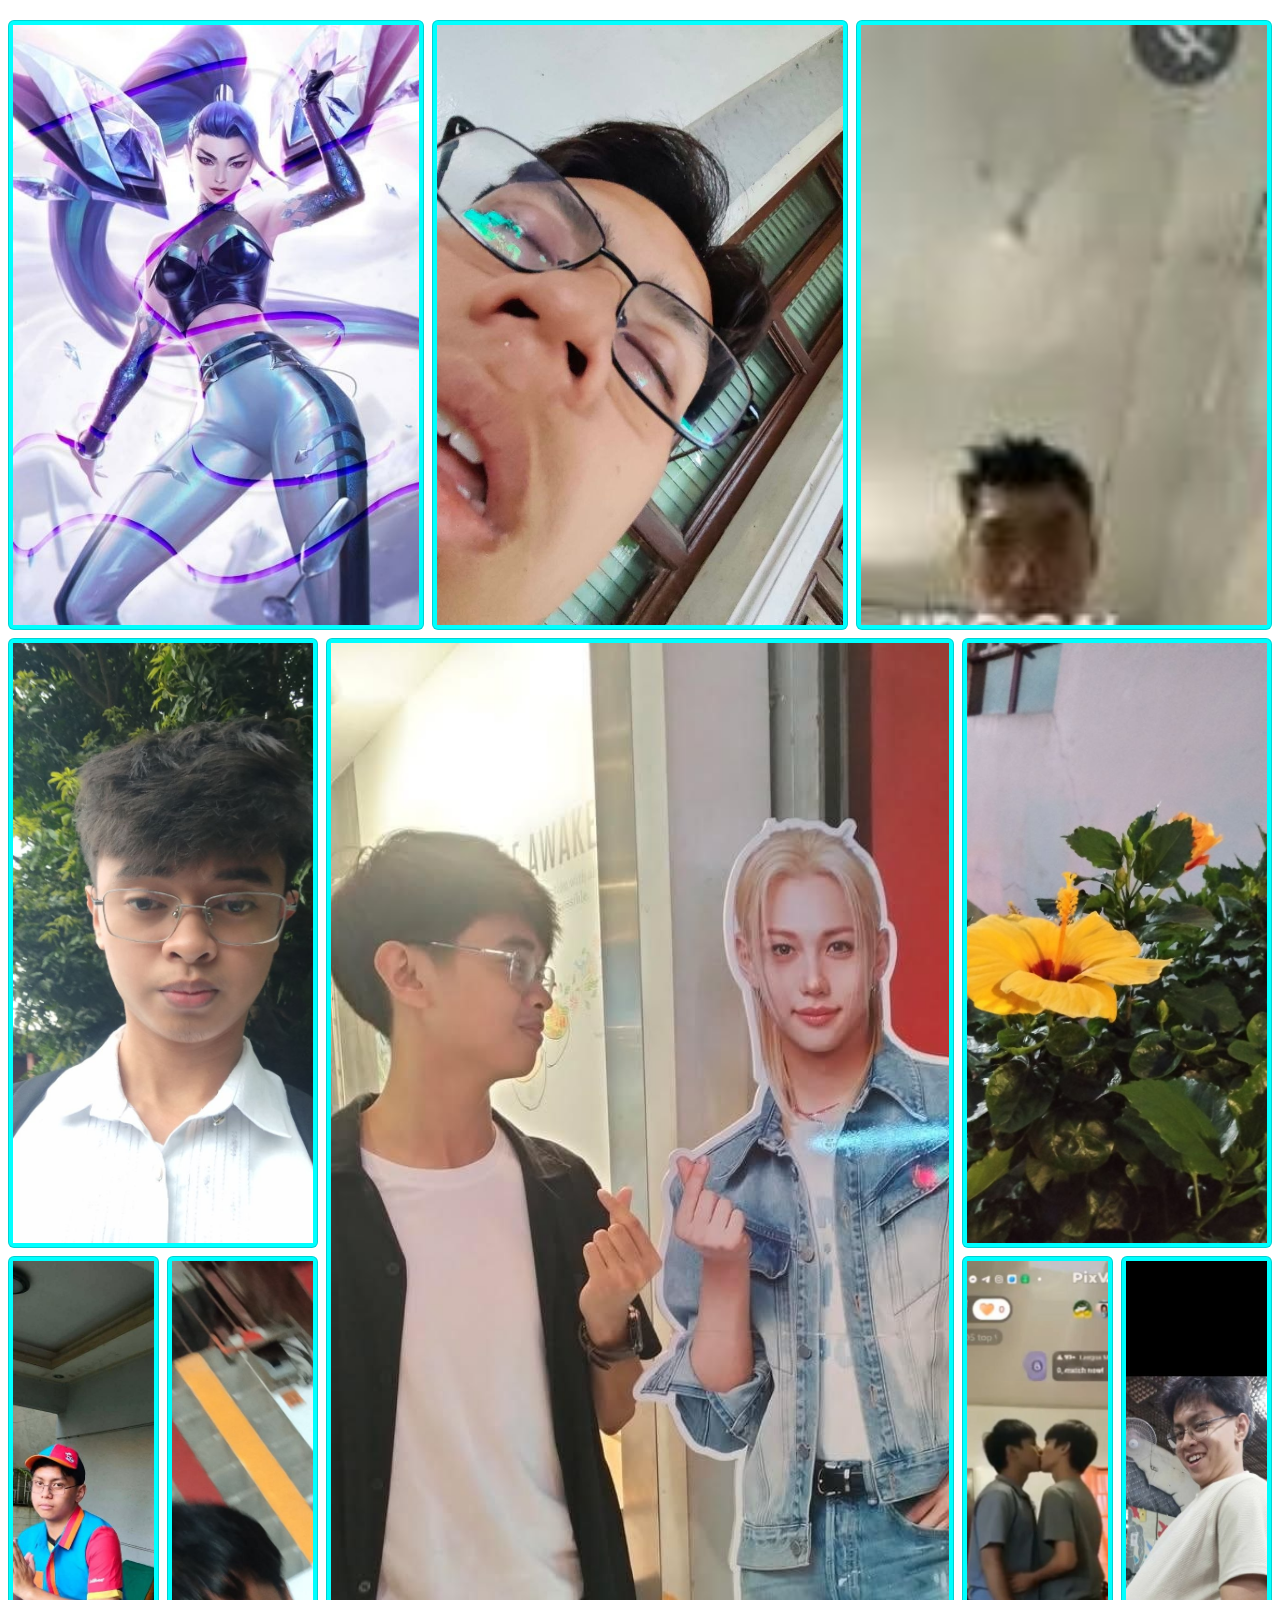
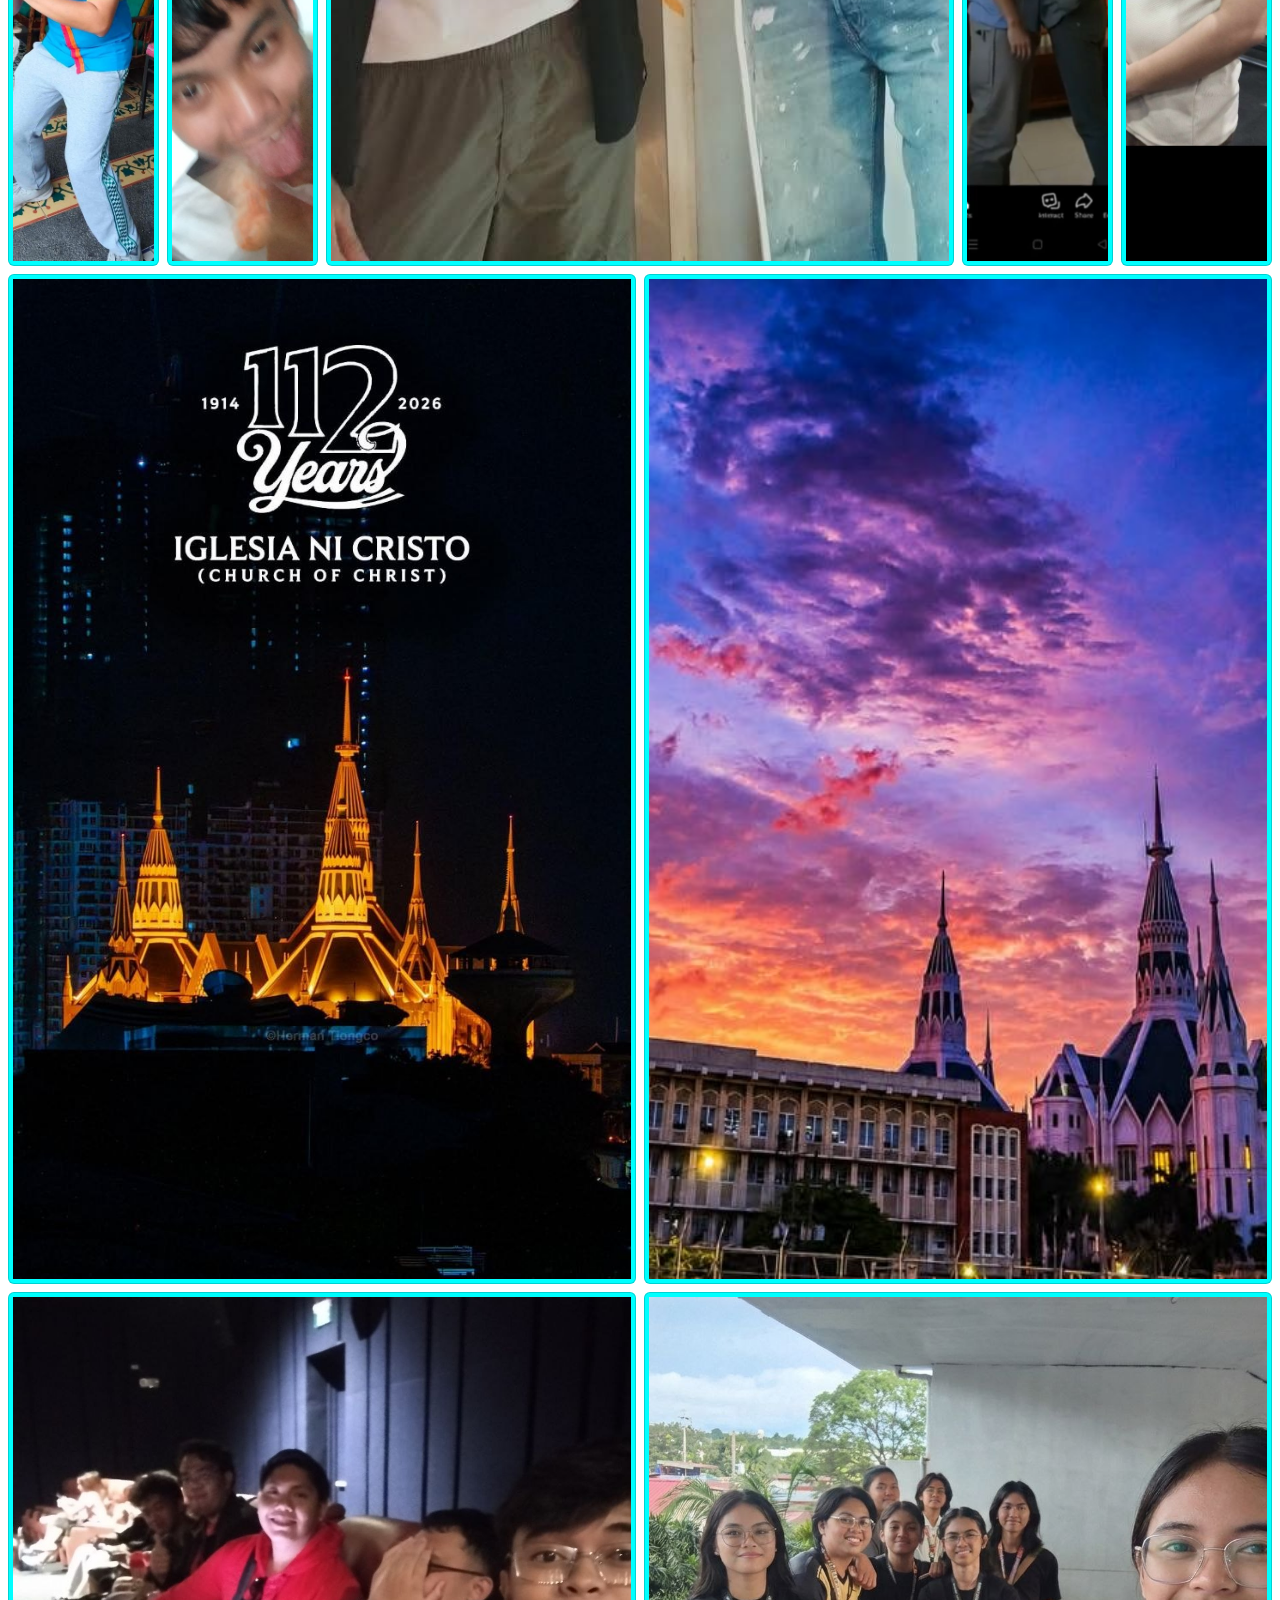
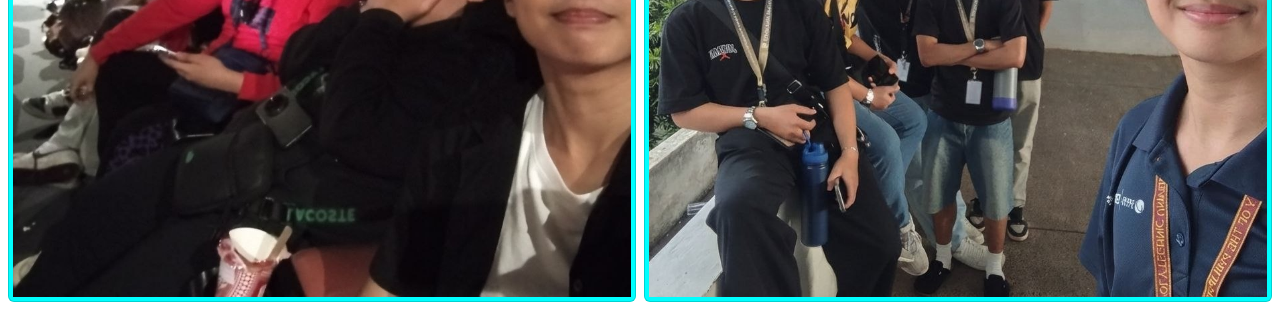
<file: bento/index.html>
<!doctype html>
<html lang="en">

<head>
  <meta charset="utf-8">
  <meta name="viewport" content="width=device-width, initial-scale=1">
  <title>Bootstrap demo</title>
  <link href="https://cdn.jsdelivr.net/npm/bootstrap@5.3.8/dist/css/bootstrap.min.css" rel="stylesheet"
    integrity="sha384-sRIl4kxILFvY47J16cr9ZwB07vP4J8+LH7qKQnuqkuIAvNWLzeN8tE5YBujZqJLB" crossorigin="anonymous">
  <style>
    .card {
      min-height: 600px;
      background-color: aqua;
    }
    .card img {
     width: 100%;
     height: 600px;
      object-fit: cover;
    }
    .card.h-100 img {
    height: 100%;
    }
   
    .special3 .card img { 
    height: 1000px;
    }
  </style> <!--suri ser gusto ko po kasi mahaba ung row 3 hehe -->
</head>

<body>
  <div class="container-fluid p-3">
    <div class="row">
      <div class="col-4 p-1"> <!-- wan -->
        <div class="card p-1">
          <img src="images/photo_1_2026-10-12_23-55-34.jpg">
        </div>
      </div>
      <div class="col-4 p-1">
        <div class="card p-1">
          <img src="images/photo_3_2026-10-12_23-55-34.jpg">
        </div>
      </div>  
      <div class="col-4 p-1">
        <div class="card p-1">
          <img src="images/photo_4_2026-10-12_23-55-34.jpg">
        </div>
      </div>
    </div>
    <div class="row">
      <div class="col-3">
        <div class="row">
          <div class="col-12 p-1"> <!--dos uno-->
            <div class="card p-1">
              <img src="images/photo_2_2026-10-12_23-55-34.jpg">
            </div>
          </div>
        </div>
        <div class="row">
          <div class="col-6 p-1"> <!-- dos point payb -->
            <div class="card p-1">
              <img src="images/photo_8_2026-10-12_23-55-34.jpg">
            </div>
          </div>
          <div class="col-6 p-1">
            <div class="card p-1">
              <img src="images/photo_10_2026-10-12_23-55-34.jpg">
            </div>
          </div>
        </div>
      </div>
      <div class="col-6 p-1"> <!-- gitna -->
        <div class="card p-1 h-100">
          <img src="images/photo_5_2026-10-12_23-55-34.jpg">

        </div>
      </div>
      <div class="col-3">
        <div class="row">
          <div class="col-12 p-1">
            <div class="card p-1">
              <img src="images/photo_11_2026-10-12_23-55-34.jpg">
            </div>
          </div>
        </div>
        <div class="row">
          <div class="col-6 p-1">
            <div class="card p-1">
              <img src="images/photo_15_2026-10-12_23-55-34.jpg">
            </div>
          </div>
          <div class="col-6 p-1">
            <div class="card p-1">
              <img src="images/photo_14_2026-10-12_23-55-34.jpg">
            </div>
          </div>
        </div>
      </div>
    </div>
    <div class="row special3">
      <div class="col-6 p-1"> <!-- tres -->

        <div class="card p-1">
          <img src="images/photo_2026-10-13_00-16-09.jpg">
        </div>
      </div>
      <div class="col-6 p-1">
        <div class="card p-1">
          <img src="images/photo_7_2026-10-12_23-55-34.jpg">
        </div>
      </div>

    </div>
    <div class="row">
      <div class="col-6 p-1"> <!-- kwatrow-->
        <div class="card p-1">
          <img src="images/photo_6_2026-10-12_23-55-34.jpg">
        </div>
      </div>
      <div class="col-6 p-1">
        <div class="card p-1">
          <img src="images/photo_13_2026-10-12_23-55-34.jpg">
        </div>
      </div>

      <script src="https://cdn.jsdelivr.net/npm/bootstrap@5.3.8/dist/js/bootstrap.bundle.min.js"
        integrity="sha384-FKyoEForCGlyvwx9Hj09JcYn3nv7wiPVlz7YYwJrWVcXK/BmnVDxM+D2scQbITxI"
        crossorigin="anonymous"></script>
</body>

</html>
</file>
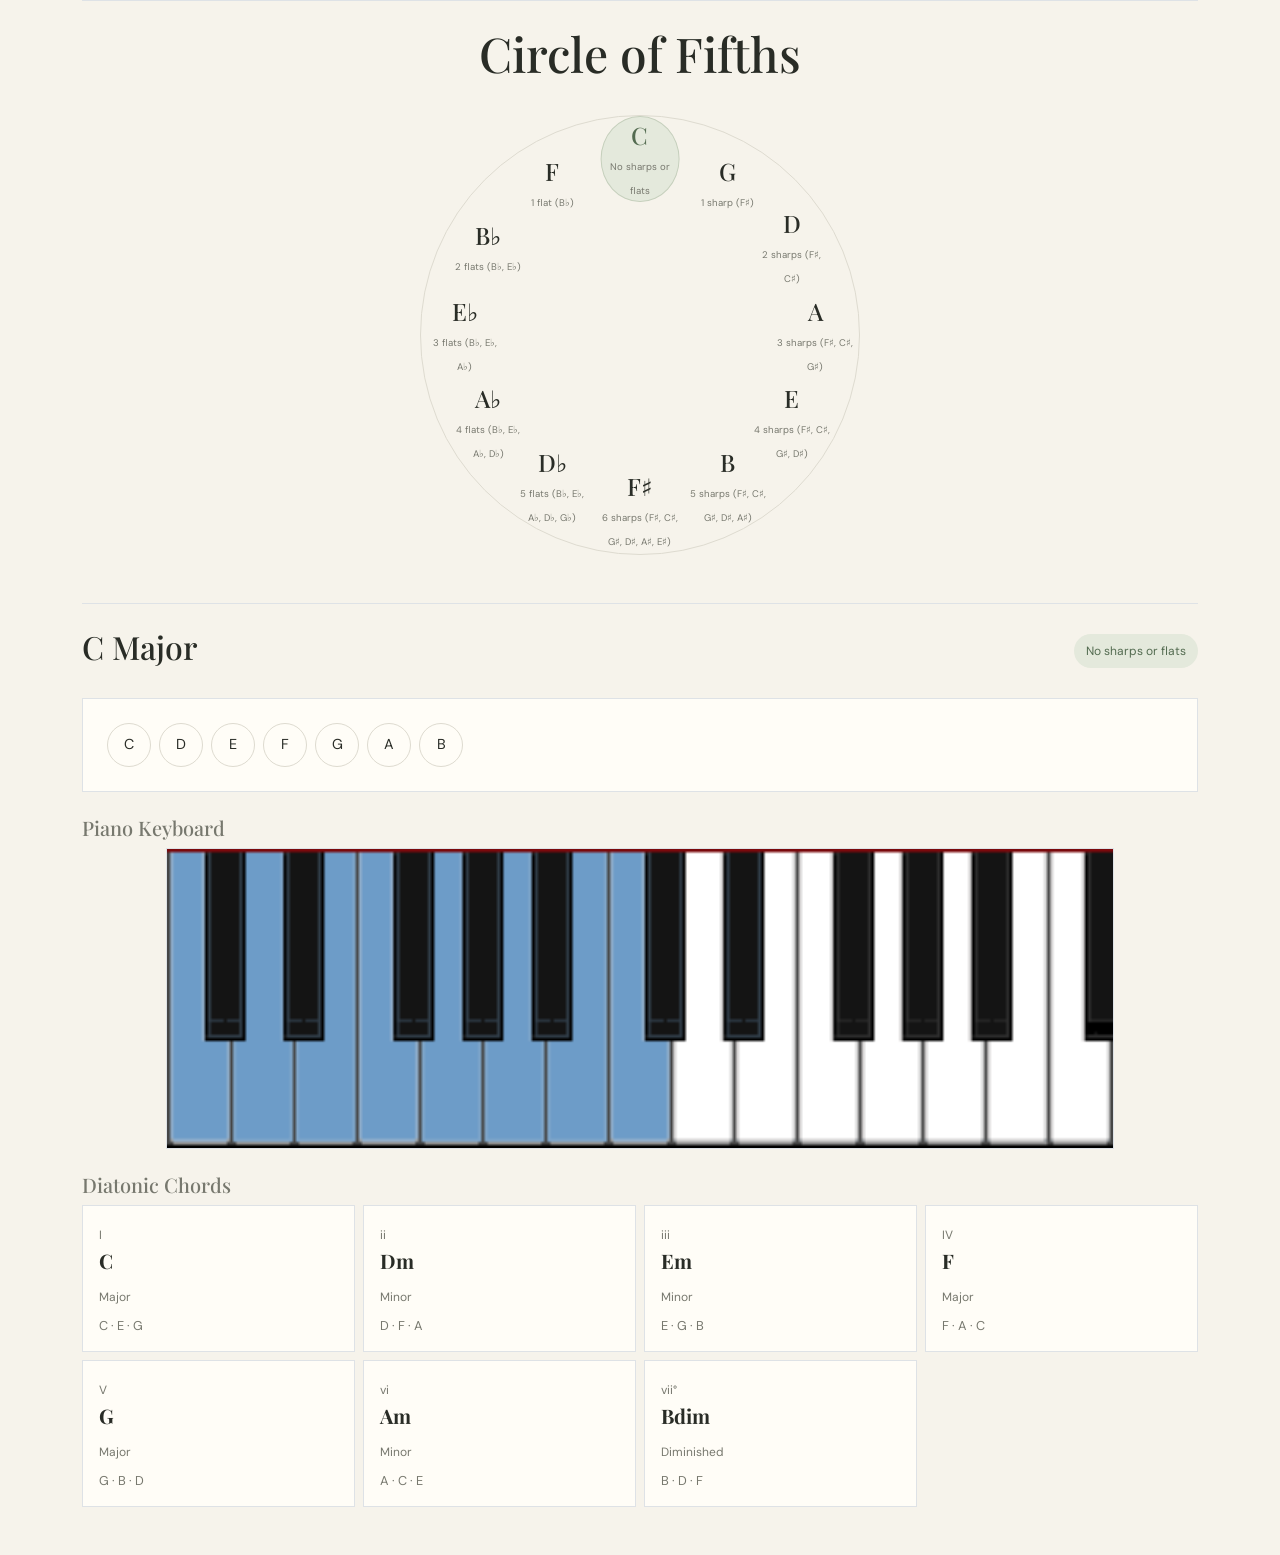
<file: circle of fifths/index.html>
<!doctype html>
<html lang="en">
  <head>
    <meta charset="utf-8">
    <meta name="viewport" content="width=device-width, initial-scale=1">
    <title>fifths</title>

    <link href="https://cdn.jsdelivr.net/npm/bootstrap@5.3.8/dist/css/bootstrap.min.css" rel="stylesheet" integrity="sha384-sRIl4kxILFvY47J16cr9ZwB07vP4J8+LH7qKQnuqkuIAvNWLzeN8tE5YBujZqJLB" crossorigin="anonymous">

    <link rel="preconnect" href="https://fonts.googleapis.com">
    <link rel="preconnect" href="https://fonts.gstatic.com" crossorigin>
    <link href="https://fonts.googleapis.com/css2?family=DM+Sans:wght@400;500;600;700&family=Playfair+Display:wght@400;500;600&display=swap" rel="stylesheet">

    <link rel="stylesheet" href="style.css">
    <script src="script.js" defer></script>
  </head>

  <body>
    <main class="container">
      <section class="py-4 pb-5 border-top">
        <h1 class="circle-title">Circle of Fifths</h1>
        <div id="circle-of-fifths" class="circle-container d-flex justify-content-center align-items-center">
          <p class="loading-text">Loading musical keys...</p>
        </div>
      </section>

      <section class="py-4 pb-5 border-top">
        <div class="section-heading d-flex align-items-center justify-content-between gap-3 mb-4">
          <h2 id="key-title">C Major</h2>
          <span id="key-signature" class="signature-badge">No sharps or flats</span>
        </div>

        <div class="notes-panel p-3 p-md-4 border">
          <div id="scale-notes" class="scale-notes d-flex flex-wrap gap-2"></div>
        </div>

        <div class="pt-4">
          <h3 class="detail-title mb-2">Piano Keyboard</h3>
          <img id="piano-keyboard" class="piano-keyboard d-block mx-auto border" src="imgs/C.png" alt="C major piano keyboard">
        </div>

        <div class="pt-4">
          <h3 class="detail-title mb-2">Diatonic Chords</h3>
          <div id="key-chords" class="row g-2"></div>
        </div>
      </section>
    </main>

  </body>
</html>
</file>
<file: circle of fifths/style.css>
/* Theme tokens keep the Bootstrap layout aligned with the warm ivory and sage design. */
:root {
  --ivory: #f6f3eb;
  --paper: #fffdf7;
  --sage: #536b50;
  --sage-light: #e4e9dc;
  --ink: #292c26;
  --muted: #77786e;
  --border: #dedbd0;
}

/* Global page colors and body typography. */
body {
  background: var(--ivory);
  color: var(--ink);
  font-family: "DM Sans", sans-serif;
}

/* Serif heading for the main interactive feature. */
.circle-title {
  margin-bottom: 2rem;
  font-family: "Playfair Display", serif;
  font-size: clamp(2rem, 5vw, 3rem);
  text-align: center;
}

/* Serif type for the selected key heading. Bootstrap handles its layout. */
.section-heading h2 {
  font-family: "Playfair Display", serif;
  font-size: 2rem;
}

/* Gives the circle wrapper a stable height while the JSON loads. */
.circle-container {
  min-height: 300px;
}

/* Custom circle geometry; Bootstrap does not provide this component. */
.circle-of-fifths {
  position: relative;
  width: min(100%, 440px);
  aspect-ratio: 1;
  border: 1px solid var(--border);
  border-radius: 50%;
}

/* Positions each generated key around the circle. */
.key-button {
  position: absolute;
  width: 18%;
  aspect-ratio: 1;
  transform: translate(-50%, -50%);
  border: 1px solid transparent;
  border-radius: 50%;
  background: transparent;
  color: var(--ink);
  cursor: pointer;
}

/* Serif key names make the buttons match the page headings. */
.key-button strong {
  display: block;
  font-family: "Playfair Display", serif;
  font-size: clamp(1rem, 4vw, 1.5rem);
  font-weight: 500;
}

/* Smaller key-signature text inside each circle button. */
.key-button small {
  color: var(--muted);
  font-size: 0.6rem;
}

/* Sage hover and active states make the selected key visible. */
.key-button:hover, .key-button.active {
  background: var(--sage-light);
  border-color: #c6d0bd;
}

.key-button.active strong {
  color: var(--sage);
}

/* Badge showing the selected key signature. */
.signature-badge {
  padding: 0.5rem 0.75rem;
  border-radius: 2rem;
  background: var(--sage-light);
  color: var(--sage);
  font-size: 0.75rem;
}

/* Ivory panel containing the selected scale notes; Bootstrap supplies padding and borders. */
.notes-panel {
  background: var(--paper);
}

/* Circular note tokens; Bootstrap supplies the flex and gap utilities. */
.note {
  display: grid;
  width: 44px;
  height: 44px;
  place-items: center;
  border: 1px solid var(--border);
  border-radius: 50%;
  font-size: 0.9rem;
}

/* Subheading for the keyboard and chord sections. */
.detail-title {
  color: var(--muted);
  font-family: "Playfair Display", serif;
  font-size: 1.25rem;
  font-weight: 500;
}

/* Sizes the selected-key image while Bootstrap centers and borders it. */
.piano-keyboard {
  width: 85%;
}

/* Ivory chord cards; Bootstrap supplies their grid placement, spacing, padding, and borders. */
.chord-card {
  height: 100%;
  background: var(--paper);
}

/* Chord names use the same serif family as the main headings. */
.chord-card strong {
  font-family: "Playfair Display", serif;
  font-size: 1.25rem;
}

/* Secondary chord metadata. */
.chord-degree,
.chord-quality {
  color: var(--muted);
  font-size: 0.75rem;
}

/* Separates the chord's note description from its title and keeps it readable. */
.chord-notes {
  color: var(--muted);
  font-size: 0.8rem;
  line-height: 1.5;
}

/* Loading and data-fetch error text. */
.loading-text {
  color: var(--muted);
}

@media (max-width: 576px) {
  /* Reduce headings and panel padding on narrow screens. */
  .section-heading h2 {
    font-size: 1.6rem;
  }

  .key-button small {
    font-size: 0.5rem;
  }

}
</file>
